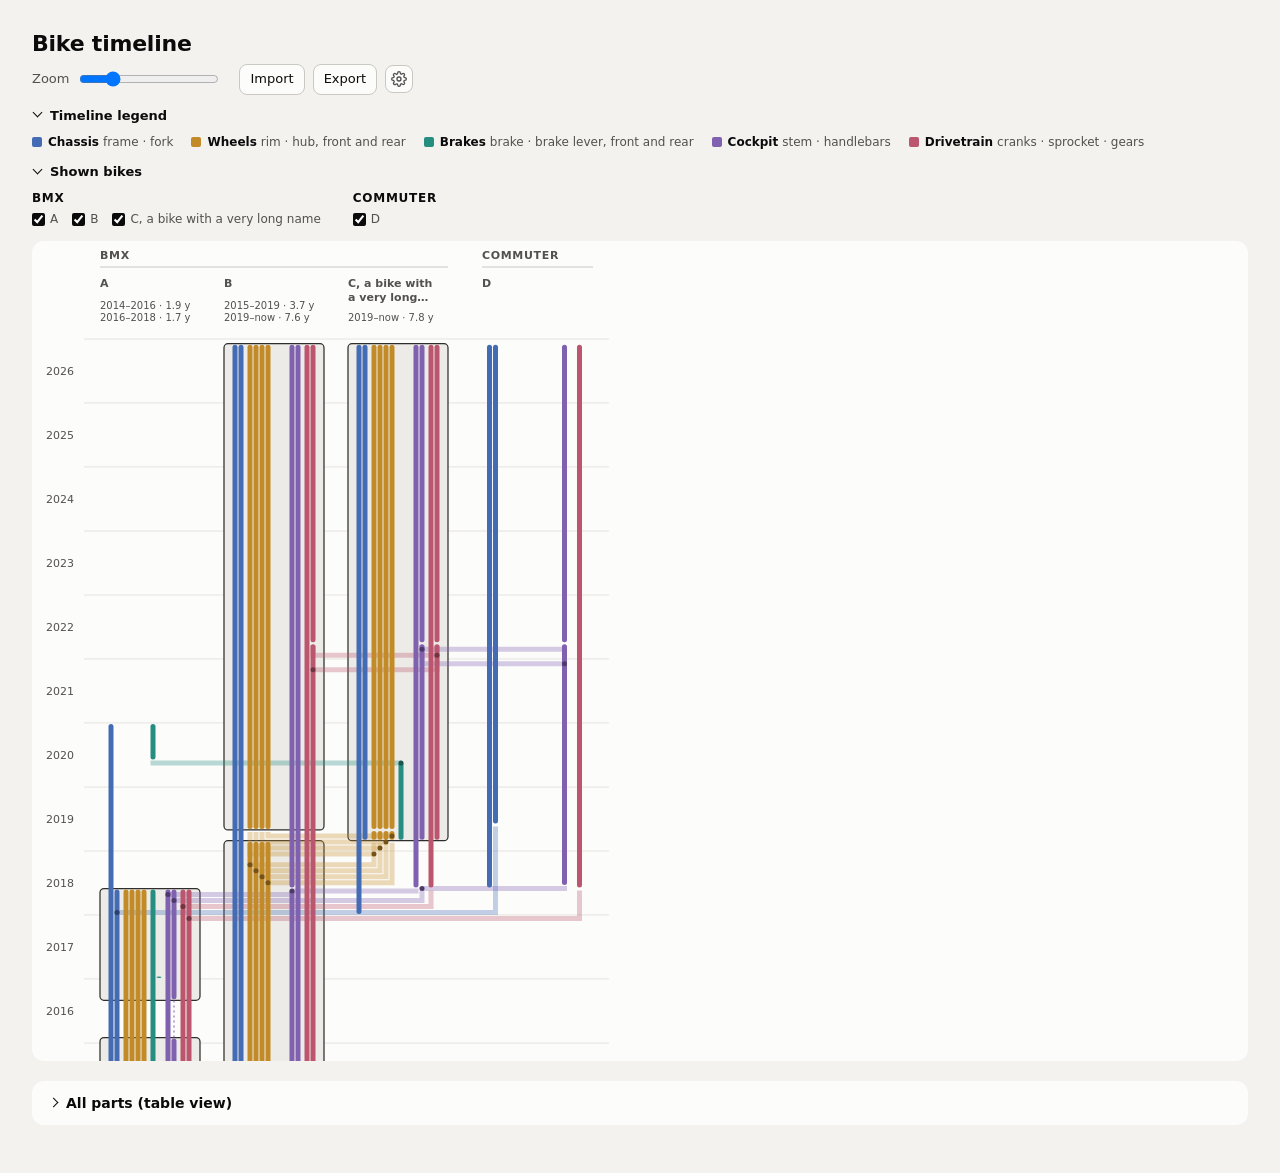
<file: index.html>
<!DOCTYPE html>
<html lang="en">
<head>
<meta charset="utf-8">
<meta name="viewport" content="width=device-width, initial-scale=1">
<title>Bike timeline</title>
<link rel="stylesheet" href="styles.css">
</head>
<body>
<div class="viz-root">
  <header>
    <h1>Bike timeline</h1>
  </header>

  <div class="controls">
    <label>Zoom <input type="range" id="zoom-slider" min="28" max="200" value="64"></label>
    <div class="control-buttons">
      <button class="button" id="import-json-button">Import</button><input type="file" id="json-file-input" accept="application/json,.json">
      <button class="button" id="export-json-button">Export</button>
      <button class="button icon-button" id="build-settings-button" title="Build settings" aria-label="Build settings"><svg width="16" height="16" viewBox="0 0 24 24" fill="none" stroke="currentColor" stroke-width="2" stroke-linecap="round" stroke-linejoin="round" aria-hidden="true"><circle cx="12" cy="12" r="3"/><path d="M19.4 15a1.65 1.65 0 0 0 .33 1.82l.06.06a2 2 0 0 1-2.83 2.83l-.06-.06a1.65 1.65 0 0 0-1.82-.33 1.65 1.65 0 0 0-1 1.51V21a2 2 0 0 1-4 0v-.09A1.65 1.65 0 0 0 9 19.4a1.65 1.65 0 0 0-1.82.33l-.06.06a2 2 0 0 1-2.83-2.83l.06-.06A1.65 1.65 0 0 0 4.68 15a1.65 1.65 0 0 0-1.51-1H3a2 2 0 0 1 0-4h.09A1.65 1.65 0 0 0 4.6 9a1.65 1.65 0 0 0-.33-1.82l-.06-.06a2 2 0 0 1 2.83-2.83l.06.06A1.65 1.65 0 0 0 9 4.68a1.65 1.65 0 0 0 1-1.51V3a2 2 0 0 1 4 0v.09a1.65 1.65 0 0 0 1 1.51 1.65 1.65 0 0 0 1.82-.33l.06-.06a2 2 0 0 1 2.83 2.83l-.06.06A1.65 1.65 0 0 0 19.4 9a1.65 1.65 0 0 0 1.51 1H21a2 2 0 0 1 0 4h-.09a1.65 1.65 0 0 0-1.51 1z"/></svg></button>
    </div>
  </div>

  <details class="chart-option-section" id="timeline-legend-section" open>
    <summary>Timeline legend</summary>
    <div class="part-group-legend" id="part-group-legend"></div>
  </details>
  <details class="chart-option-section" id="shown-bikes-section" open>
    <summary>Shown bikes</summary>
    <div class="bike-toggles" id="bike-toggles"></div>
  </details>

  <details class="data-errors" id="data-errors" open hidden>
    <summary id="data-errors-summary"></summary>
    <p id="data-errors-note"></p>
    <ul id="data-errors-list"></ul>
  </details>

  <div class="chart-container" id="chart-container"></div>

  <details id="parts-table-details">
    <summary>All parts (table view)</summary>
    <div class="parts-table-scroller"><table class="parts-table" id="parts-table"></table></div>
  </details>
  <div class="popup" id="popup"></div>
  <dialog class="settings-dialog" id="build-settings-dialog" aria-labelledby="build-settings-title">
    <form method="dialog">
      <div class="settings-dialog-header">
        <div>
          <h2 id="build-settings-title">Build settings</h2>
          <p>Which parts a bike needs to count as built. Mandatory and optional parts get a lane on the bike timeline; ignored parts are not shown. Changes apply when you close this dialog.</p>
        </div>
        <button class="button icon-button" value="close" title="Close" aria-label="Close"><svg width="16" height="16" viewBox="0 0 24 24" fill="none" stroke="currentColor" stroke-width="2" stroke-linecap="round" aria-hidden="true"><path d="M6 6l12 12M18 6L6 18"/></svg></button>
      </div>
      <div class="settings-sections" id="build-settings-sections"></div>
      <div class="settings-dialog-footer"><button class="button" value="done">Done</button></div>
    </form>
  </dialog>
</div>
<script src="utils.js"></script>
<script src="timeline.js"></script>
</body>
</html>
</file>
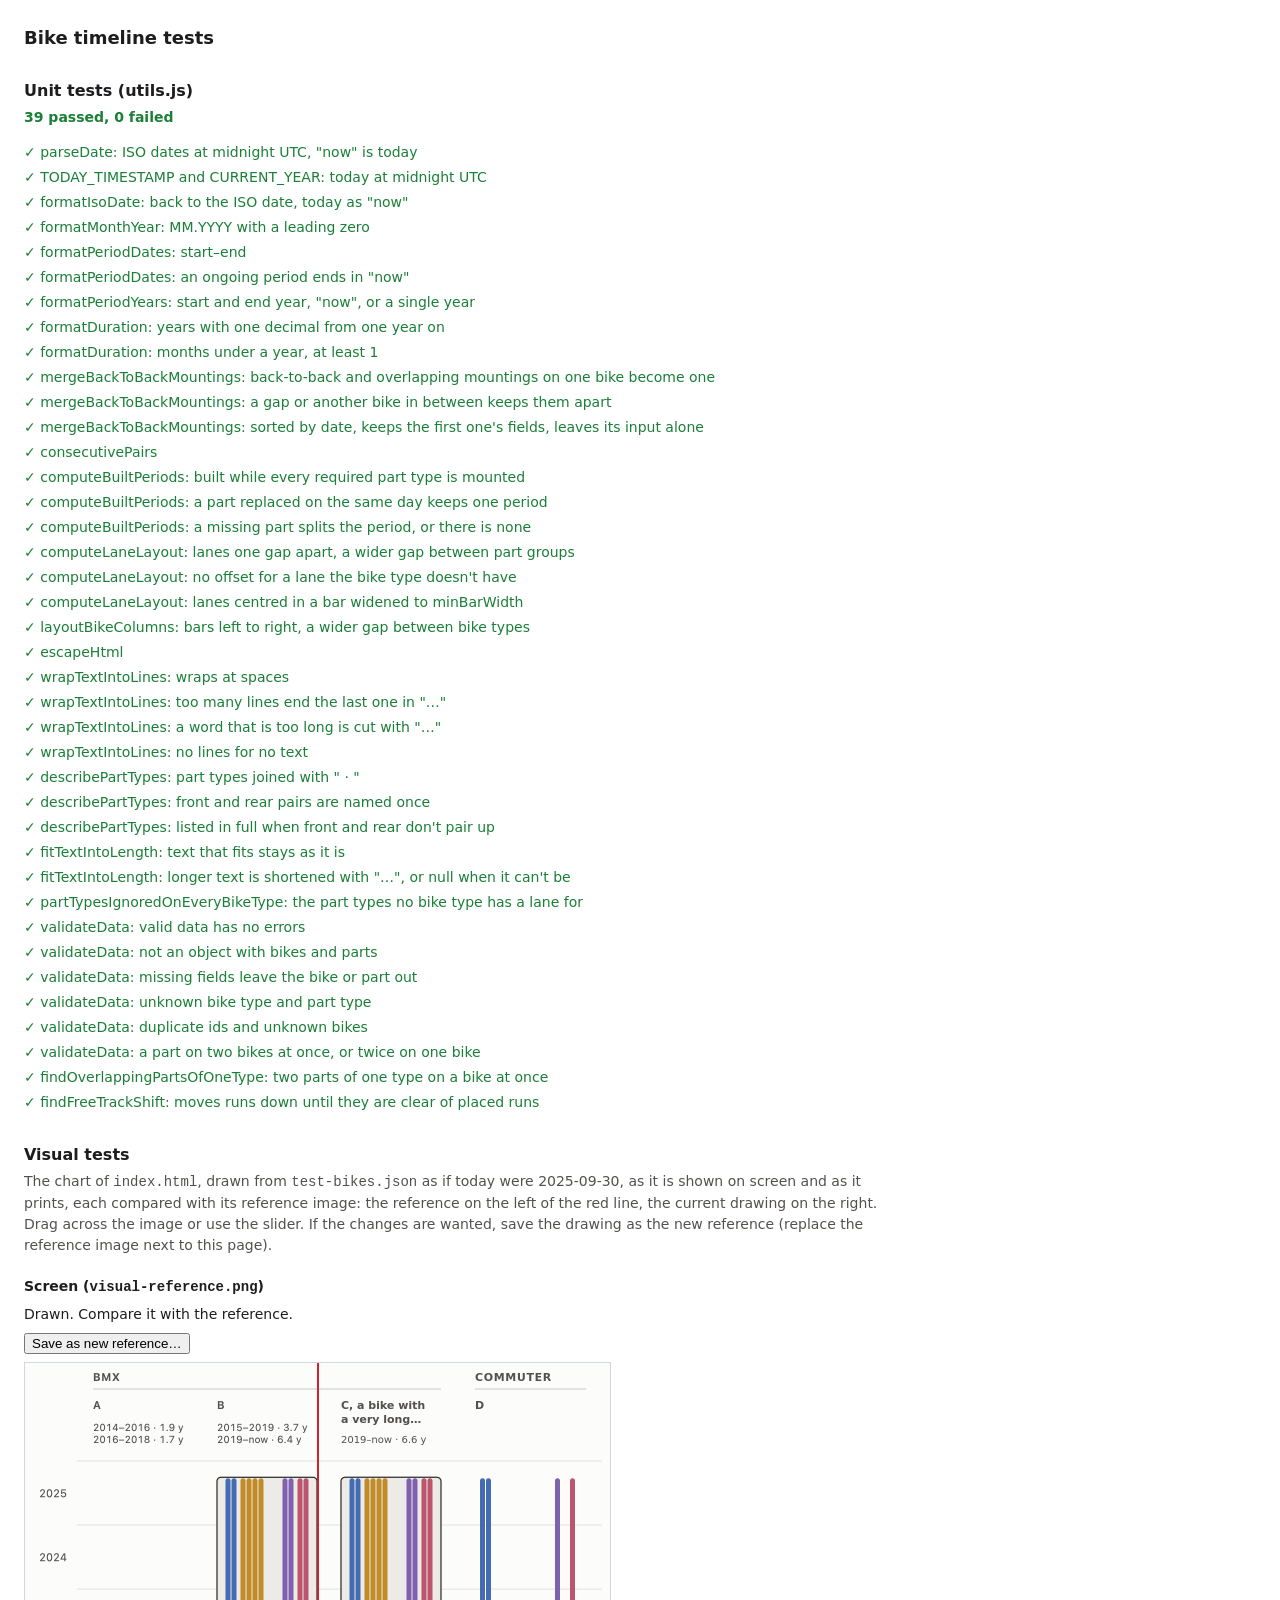
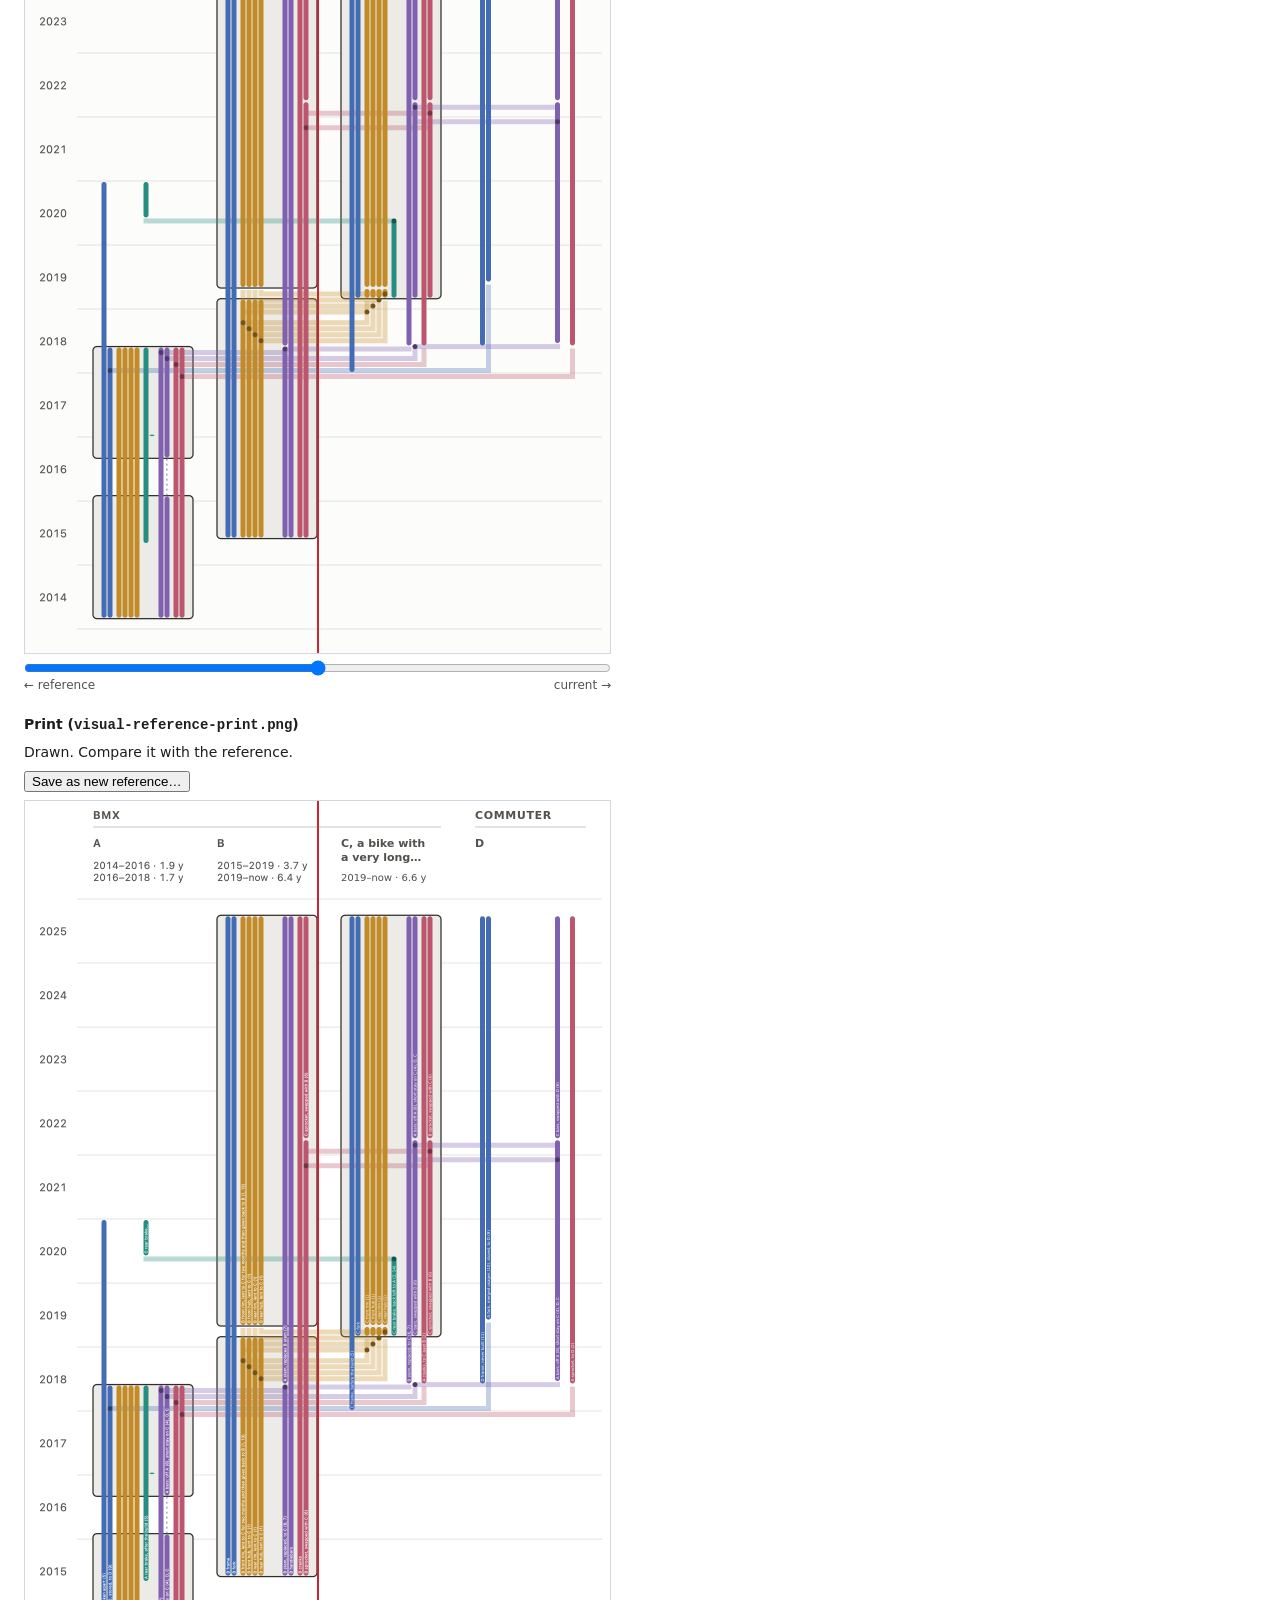
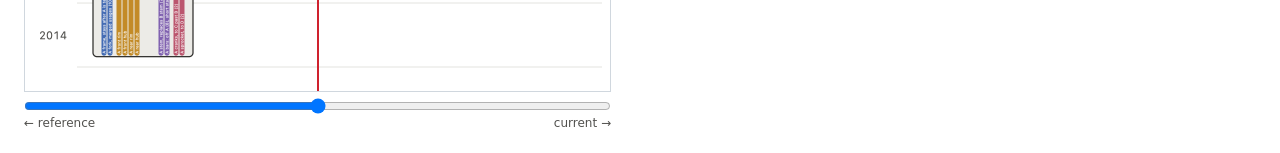
<file: test.html>
<!doctype html>
<html lang="en">
  <head>
    <meta charset="utf-8" />
    <meta name="viewport" content="width=device-width, initial-scale=1" />
    <title>Bike timeline tests</title>
    <style>
      body {
        font:
          14px/1.5 system-ui,
          sans-serif;
        margin: 24px;
        color: #1d1d1f;
      }
      h1 {
        font-size: 18px;
        margin: 0 0 4px;
      }
      h2 {
        font-size: 16px;
        margin: 28px 0 4px;
      }
      h3 {
        font-size: 14px;
        margin: 20px 0 6px;
      }
      #summary {
        font-weight: 600;
        margin: 0 0 12px;
      }
      ul {
        list-style: none;
        padding: 0;
        margin: 0;
      }
      li {
        padding: 2px 0;
      }
      .pass {
        color: #1a7f37;
      }
      .fail {
        color: #cf222e;
      }
      pre {
        margin: 2px 0 6px 18px;
        white-space: pre-wrap;
        color: #1d1d1f;
        background: #fff1f0;
        padding: 4px 8px;
        border-radius: 4px;
      }
      .visual-intro {
        margin: 0 0 8px;
        color: #52514e;
        max-width: 860px;
      }
      .visual-status {
        margin: 0 0 8px;
      }
      .visual-stage {
        position: relative;
        margin: 8px 0 6px;
        border: 1px solid #d0d7de;
        cursor: ew-resize;
        user-select: none;
        touch-action: none;
      }
      .visual-stage img {
        position: absolute;
        top: 0;
        left: 0;
        pointer-events: none;
      }
      .visual-stage img[hidden] {
        display: none;
      }
      .visual-divider {
        position: absolute;
        top: 0;
        bottom: 0;
        width: 2px;
        margin-left: -1px;
        background: #cf222e;
        pointer-events: none;
      }
      .visual-labels {
        display: flex;
        justify-content: space-between;
        font-size: 12px;
        color: #52514e;
      }
      .visual-split-slider {
        display: block;
        width: 100%;
        margin: 0;
      }
      .visual-compare {
        width: fit-content;
        min-width: 320px;
      }
      #visual-test-frame {
        position: absolute;
        left: -10000px;
        top: 0;
        width: 1400px;
        height: 1000px;
        border: 0;
      }
    </style>
  </head>
  <body>
    <h1>Bike timeline tests</h1>

    <h2>Unit tests (utils.js)</h2>
    <p id="summary">Running…</p>
    <ul id="results"></ul>

    <h2>Visual tests</h2>
    <p class="visual-intro">
      The chart of <code>index.html</code>, drawn from <code>test-bikes.json</code> as if today were 2025-09-30, as it is
      shown on screen and as it prints, each compared with its reference image: the reference on the left of the red
      line, the current drawing on the right. Drag across the image or use the slider. If the changes are wanted, save
      the drawing as the new reference (replace the reference image next to this page).
    </p>
    <ul id="visual-errors"></ul>
    <div id="visual-tests"></div>
    <template id="visual-test-template">
      <section>
        <h3><span class="visual-title"></span> (<code class="visual-reference-name"></code>)</h3>
        <p class="visual-status">Drawing the chart…</p>
        <p class="visual-missing fail" hidden></p>
        <button class="visual-save-button" disabled>Save as new reference…</button>
        <div class="visual-compare">
          <div class="visual-stage">
            <img class="visual-reference-image" alt="Reference" />
            <img class="visual-current-image" alt="Current drawing" />
            <div class="visual-divider"></div>
          </div>
          <input type="range" class="visual-split-slider" min="0" max="100" step="0.1" value="50" aria-label="Divider between reference and current drawing" />
          <div class="visual-labels"><span>← reference</span><span>current →</span></div>
        </div>
      </section>
    </template>

    <script src="utils.js"></script>
    <script src="test.js"></script>
    <script src="visual-test.js"></script>
  </body>
</html>
</file>
<file: styles.css>
.viz-root {
  color-scheme: light;
  /* light-dark(light theme colour, dark theme colour): the one for the element's color-scheme */
  --surface-page: light-dark(#f3f2ef, #111110);
  --surface-card: light-dark(#fcfcfb, #1a1a19);
  --built-bar-fill: light-dark(#ecebe7, #2a2a28);
  --built-bar-border: light-dark(#2f2e2c, #d6d5ce);
  --gridline: light-dark(#e4e3df, #2c2c2a);
  --axis-line: light-dark(#c9c8c2, #4a4a46);
  --text-primary: light-dark(#0b0b0b, #f0efec);
  --text-secondary: light-dark(#52514e, #c3c2b7);
  --text-muted: light-dark(#7a7974, #8f8e86);
  --part-group-chassis: light-dark(#446cb4, #5e86ce);
  --part-group-wheels: light-dark(#c38b27, #dda440);
  --part-group-brakes: light-dark(#268d81, #3fa79a);
  --part-group-cockpit: light-dark(#8061b0, #997bca);
  --part-group-drivetrain: light-dark(#bb566e, #d57087);
  --part-group-seat: light-dark(#729343, #8cac5c);
  --error-text: light-dark(#b42318, #f97066);
}
/* Dark theme on screen only: print always uses the light theme. */
@media screen and (prefers-color-scheme: dark) {
  :root:where(:not([data-theme="light"])) .viz-root { color-scheme: dark; }
}
@media screen {
  :root[data-theme="dark"] .viz-root { color-scheme: dark; }
}

* { box-sizing: border-box; }
body { margin: 0; }
.viz-root {
  min-height: 100vh; background: var(--surface-page); color: var(--text-primary);
  font: 14px/1.45 ui-sans-serif, system-ui, -apple-system, "Segoe UI", Roboto, sans-serif;
  padding: 28px 32px 48px;
}
header h1 { font-size: 22px; font-weight: 650; margin: 0 0 4px; letter-spacing: -0.01em; }

.controls { display: flex; align-items: center; gap: 18px; flex-wrap: wrap; margin-bottom: 12px; font-size: 13px; color: var(--text-secondary); }
.controls label { display: inline-flex; align-items: center; gap: 8px; }
.controls input[type=range] { width: 140px; }
.control-buttons { display: flex; align-items: center; gap: 8px; } /* Import, Export and Build settings wrap as one group */
.button { font: inherit; color: var(--text-primary); background: var(--surface-card); border: 1px solid var(--axis-line); border-radius: 8px; padding: 5px 10px; cursor: pointer; }
.button:hover { border-color: var(--text-muted); }
#json-file-input { display: none; }
.icon-button { display: inline-flex; align-items: center; justify-content: center; padding: 5px; color: var(--text-secondary); }
.icon-button:hover { color: var(--text-primary); }
.icon-button svg { display: block; }

.settings-dialog { background: var(--surface-card); color: var(--text-primary); border: 1px solid var(--axis-line); border-radius: 12px;
  padding: 0; width: min(1080px, calc(100vw - 32px)); max-height: calc(100vh - 48px); max-height: calc(100dvh - 32px); box-shadow: 0 12px 48px rgba(0,0,0,.24); }
.settings-dialog::backdrop { background: rgba(0,0,0,.45); }
.settings-dialog form { display: flex; flex-direction: column; max-height: calc(100vh - 50px); max-height: calc(100dvh - 34px); }
.settings-dialog-header { display: flex; align-items: flex-start; gap: 16px; padding: 16px 20px 12px; border-bottom: 1px solid var(--gridline); }
.settings-dialog-header h2 { font-size: 17px; font-weight: 650; margin: 0 0 2px; }
.settings-dialog-header p { margin: 0; color: var(--text-secondary); font-size: 13px; }
.settings-dialog-header .icon-button { margin-left: auto; flex: none; }
/* min-height 0: without it the flex item never gets smaller than its content, so it can't scroll */
.settings-sections { display: grid; grid-template-columns: repeat(auto-fill, minmax(min(290px, 100%), 1fr)); gap: 20px 28px; padding: 16px 20px;
  overflow: auto; min-height: 0; -webkit-overflow-scrolling: touch; overscroll-behavior: contain; }
.settings-section h3 { font-size: 12px; font-weight: 650; letter-spacing: 0.06em; margin: 0 0 6px; }
.settings-table { border-collapse: collapse; width: 100%; font-size: 12px; }
.settings-table th, .settings-table td { padding: 3px 4px; border-bottom: 1px solid var(--gridline); }
.settings-table th { color: var(--text-secondary); font-weight: 600; text-align: center; }
.settings-table th:first-child, .settings-table td:first-child { text-align: left; padding-left: 0; }
.settings-table td { text-align: center; }
.settings-column-button { font: inherit; color: inherit; background: none; border: 0; padding: 0; cursor: pointer; }
.settings-column-button:hover { color: var(--text-primary); text-decoration: underline; }
.settings-table tbody:last-child tr:last-child td { border-bottom: none; }
.settings-part-group-heading th { text-align: left; padding: 10px 0 3px; color: var(--text-primary); font-weight: 600; }
.settings-part-group-heading .color-swatch { background: var(--group-color); }
.settings-part-group td:first-child { box-shadow: inset 3px 0 0 var(--group-color); padding-left: 10px; }
.settings-table input[type=radio] { margin: 0; accent-color: var(--text-primary); cursor: pointer; }
.settings-dialog-footer { display: flex; justify-content: flex-end; padding: 12px 20px 16px; border-top: 1px solid var(--gridline); }

/* the legend and the bike checkboxes: collapsible sections without a card */
.chart-option-section { margin: 0 0 12px; padding: 0; background: none; border-radius: 0; }
.chart-option-section > summary { font-size: 13px; margin-bottom: 8px; }
.chart-option-section:not([open]) > summary { margin-bottom: 0; }
.part-group-legend { display: flex; flex-wrap: wrap; gap: 6px 18px; font-size: 12px; color: var(--text-secondary); margin-bottom: 4px; }
.color-swatch { display: inline-block; width: 10px; height: 10px; border-radius: 2px; margin-right: 6px; vertical-align: -1px; }
.part-group-legend-name { color: var(--text-primary); font-weight: 550; margin-right: 4px; }

.bike-toggles { display: flex; flex-wrap: wrap; gap: 10px 32px; font-size: 12px; color: var(--text-secondary); margin-bottom: 4px; }
.bike-toggle-group { display: flex; flex-direction: column; gap: 4px; } /* bike type on the first line, its bikes on the second */
.bike-toggle-group-bikes { display: flex; flex-wrap: wrap; align-items: center; gap: 4px 14px; }
.bike-toggle-group-name { font: inherit; color: var(--text-primary); font-weight: 650; letter-spacing: 0.06em;
  background: none; border: 0; padding: 0; cursor: pointer; }
.bike-toggle-group-name:hover { text-decoration: underline; }
.bike-toggles label { display: inline-flex; align-items: center; gap: 5px; cursor: pointer; }
.bike-toggles input { margin: 0; accent-color: var(--text-primary); }

.chart-container { background: var(--surface-card); border-radius: 12px; overflow: auto; max-height: calc(100vh - 80px); position: relative; }
.chart-container > svg { display: block; }
/* bike headers: their own SVG over the empty space at the top of the chart; stays at the top while the chart scrolls down.
   Height 0 so the chart keeps its place under it. */
.chart-header { position: -webkit-sticky; position: sticky; top: 0; z-index: 1; height: 0; }
.chart-header > svg { display: block; }
.chart-header-background { fill: var(--surface-card); }
.chart-header-edge { stroke: var(--axis-line); opacity: 0; transition: opacity .12s; }
.is-scrolled-down .chart-header-edge { opacity: 1; }
.print-view .chart-header-edge, .print-view .chart-header-background { display: none; } /* nothing scrolls under it there */
.controls svg, .popup svg { display: inline-block; }
.chart-container svg text { fill: var(--text-secondary); font-size: 11px; }
.year-grid line { stroke: var(--gridline); stroke-width: 1; }
.year-grid text { fill: var(--text-muted); font-variant-numeric: tabular-nums; }
.built-bar { fill: var(--built-bar-fill); stroke: var(--built-bar-border); stroke-width: 1.25; }
.bike-type-label { fill: var(--text-primary); font-size: 12px; font-weight: 650; letter-spacing: 0.06em; }
.bike-type-rule { stroke: var(--axis-line); }
.bike-name { fill: var(--text-primary); font-size: 12px; font-weight: 600; }
.bike-header { cursor: default; }
.bike-header:hover .bike-name { text-decoration: underline; }
.part-segment { fill: var(--part-color); }
.part-label { display: none; }
.chart-container svg .bike-built-period { fill: var(--text-secondary); font-variant-numeric: tabular-nums; }
.part-segment, .part-departure-dot { cursor: pointer; transition: opacity .12s; }
.part-ribbon { fill: none; stroke-linejoin: miter; stroke-linecap: butt; stroke-opacity: .32; transition: stroke-opacity .12s, opacity .12s; pointer-events: stroke; cursor: pointer; }
.storage-link { fill: none; stroke-width: 1.5; stroke-dasharray: 2 3; opacity: .7; }
.has-focus .part-segment:not(.is-highlighted), .has-focus .part-departure-dot:not(.is-highlighted) { opacity: .12; }
.has-focus .part-ribbon:not(.is-highlighted), .has-focus .storage-link:not(.is-highlighted) { stroke-opacity: .04; opacity: .3; }
.has-focus .part-ribbon.is-highlighted { stroke-opacity: .75; }
.has-focus .built-bar:not(.is-highlighted) { opacity: .55; }

.popup { position: fixed; z-index: 10; cursor: pointer; background: var(--surface-card); color: var(--text-primary);
  border: 1px solid var(--axis-line); border-radius: 10px; padding: 10px 12px; font-size: 12px; max-width: 340px;
  box-shadow: 0 6px 24px rgba(0,0,0,.14); display: none; }
.popup.is-hover-popup { pointer-events: none; }
.popup h4 { margin: 0 0 2px; font-size: 13px; }
.popup-meta { color: var(--text-secondary); margin-bottom: 6px; }
.popup-meta.popup-parts-from { margin: 6px 0 0; }
.popup-meta.popup-parts-to { margin: 2px 0 0; }
.popup table { border-collapse: collapse; width: 100%; }
.popup td { padding: 2px 8px 2px 0; vertical-align: top; color: var(--text-secondary); font-variant-numeric: tabular-nums; white-space: nowrap; }
.popup td:first-child { color: var(--text-primary); white-space: normal; }
.popup .color-swatch { width: 8px; height: 8px; vertical-align: 0; }

details { margin-top: 20px; background: var(--surface-card); border-radius: 12px; padding: 12px 16px; }
summary { cursor: pointer; font-weight: 600; list-style: none; }
/* a chevron instead of the browser's triangle: points right when closed, down when open */
summary::-webkit-details-marker { display: none; }
summary::before { content: ""; display: inline-block; width: 6px; height: 6px; margin: 0 9px 0 2px; vertical-align: 0.15em;
  border-right: 1.75px solid currentColor; border-bottom: 1.75px solid currentColor; transform: rotate(-45deg); transition: transform .12s; }
details[open] > summary::before { transform: rotate(45deg); vertical-align: 0.25em; }
.parts-table-scroller { overflow-x: auto; -webkit-overflow-scrolling: touch; }
.parts-table { border-collapse: collapse; width: 100%; margin-top: 10px; font-size: 12px; }
.parts-table th, .parts-table td { text-align: left; padding: 5px 10px 5px 0; border-bottom: 1px solid var(--gridline); vertical-align: top; }
.parts-table th { color: var(--text-secondary); font-weight: 600; }
.parts-table td:nth-child(2) { min-width: 150px; } /* on a narrow screen the table scrolls sideways instead of squeezing this */
.parts-table td.usage-cell { font-variant-numeric: tabular-nums; white-space: nowrap; }
.data-errors { margin: 0 0 14px; box-shadow: inset 3px 0 0 var(--error-text); font-size: 12px; }
.data-errors summary { color: var(--error-text); }
.data-errors p { margin: 6px 0 0; color: var(--text-secondary); }
.data-errors ul { margin: 6px 0 0; padding-left: 18px; max-height: 220px; overflow: auto; }
.data-errors li { padding: 1px 0; }

/* ---------- small screens ---------- */
@media screen and (max-width: 600px) {
  .viz-root { padding: 16px 12px 32px; }
  .settings-dialog { width: calc(100vw - 16px); max-width: none; }
  .settings-dialog-header, .settings-sections { padding-left: 14px; padding-right: 14px; }
  .settings-dialog-footer { padding: 10px 14px 12px; }
  .popup { max-width: calc(100vw - 16px); }
}

/* ---------- print: the same chart in the light theme, with each part's description in its lane ---------- */
/* The class print-view on <html> shows the chart as it prints (used by the visual test). */
.print-view .part-label { display: inline; }
.print-view .chart-container { background: #fff; }
.chart-container .part-label { fill: #fff; pointer-events: none; }
@page { margin: 10mm; }
@media print {
  /* one page of any size: no title, the chart takes the whole page height and is scaled to fit it */
  .viz-root { display: flex; flex-direction: column; height: 100vh; min-height: 0; padding: 0; background: #fff;
    -webkit-print-color-adjust: exact; print-color-adjust: exact; }
  .viz-root > header, .controls, .chart-option-section, .data-errors, #parts-table-details, .popup, .settings-dialog { display: none !important; }
  .chart-container { flex: 1; min-height: 0; overflow: hidden; max-height: none; border-radius: 0; background: #fff; }
  .chart-container > svg { width: 100%; height: 100%; } /* keeps its proportions: preserveAspectRatio in timeline.js */
  /* the header SVG is scaled like the chart: the chart fits the container's width or height, whichever comes first */
  .chart-container { container-type: size; }
  .chart-header { position: absolute; top: 0; left: 0; height: auto; width: min(100cqw, 100cqh * var(--chart-aspect-ratio)); }
  .chart-header > svg { width: 100%; height: auto; }
  .chart-header-edge, .chart-header-background { display: none; }
  .part-label { display: inline; }
}
</file>
